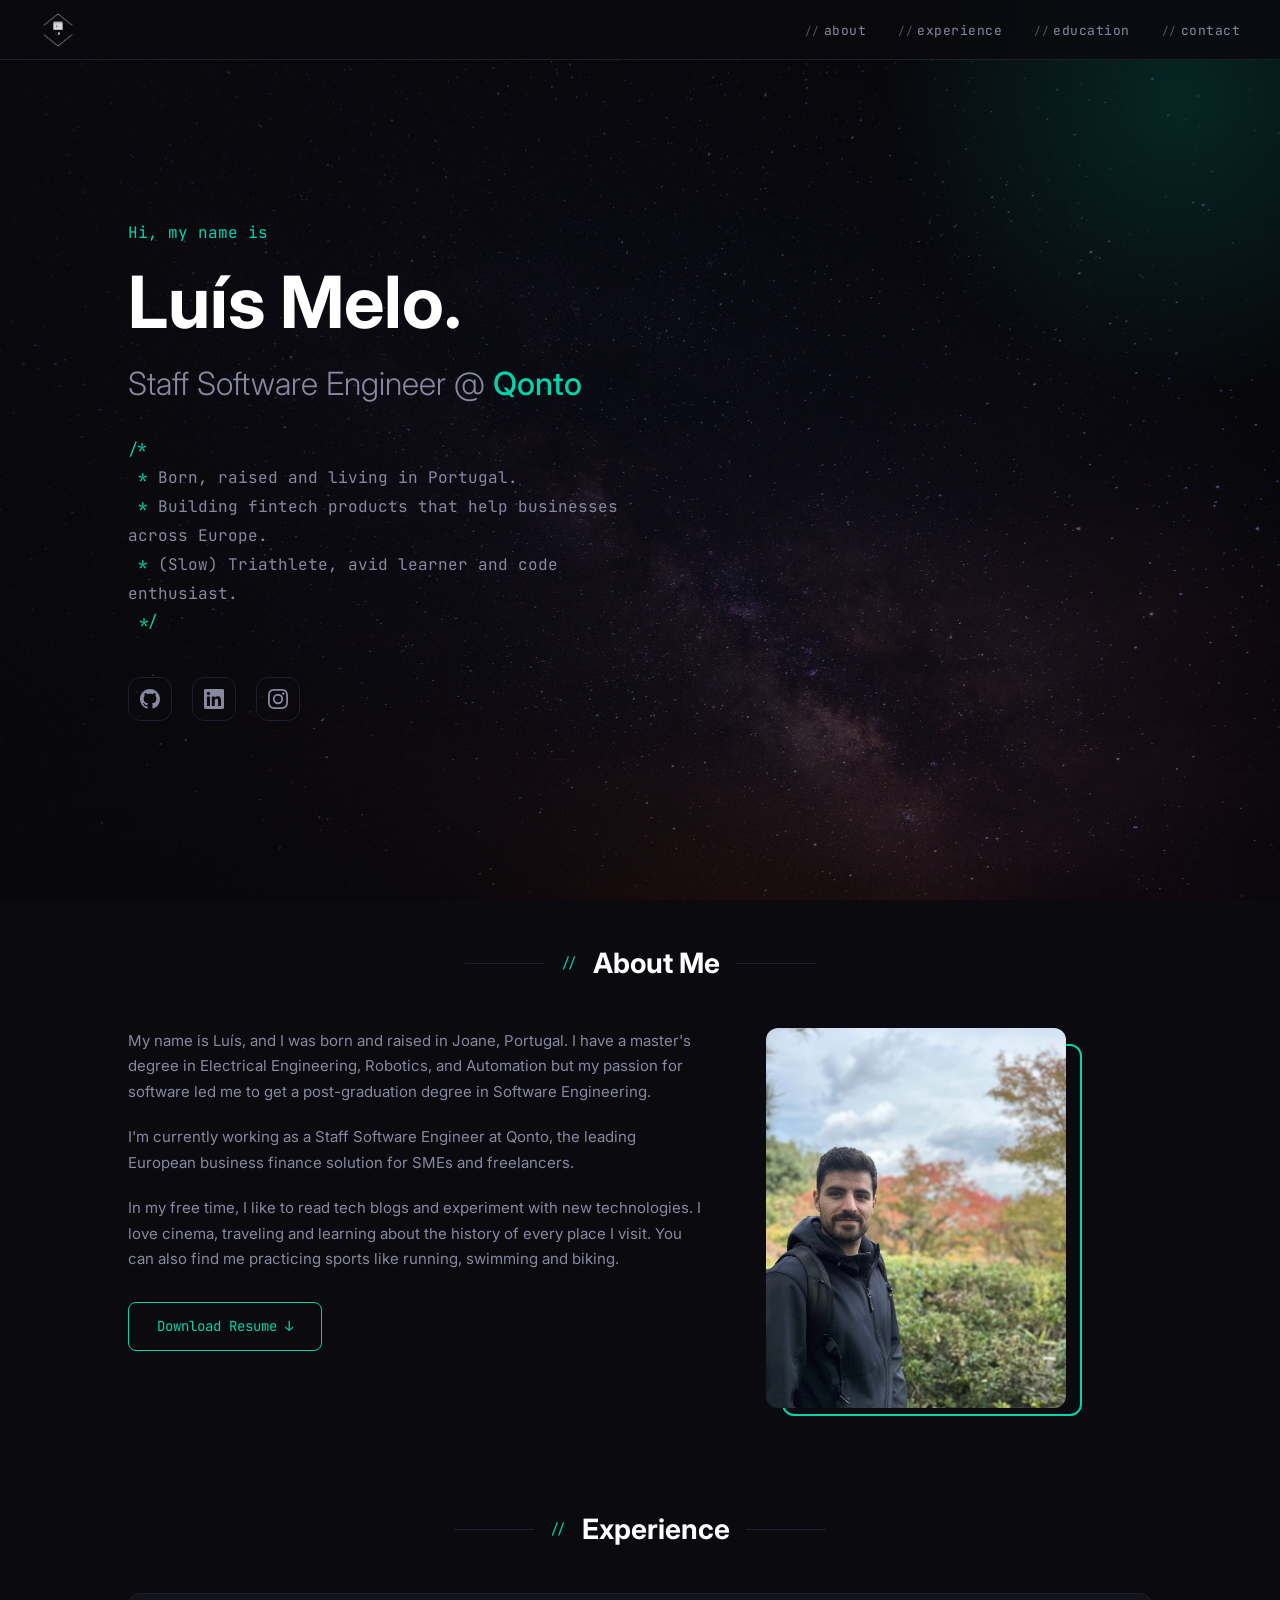
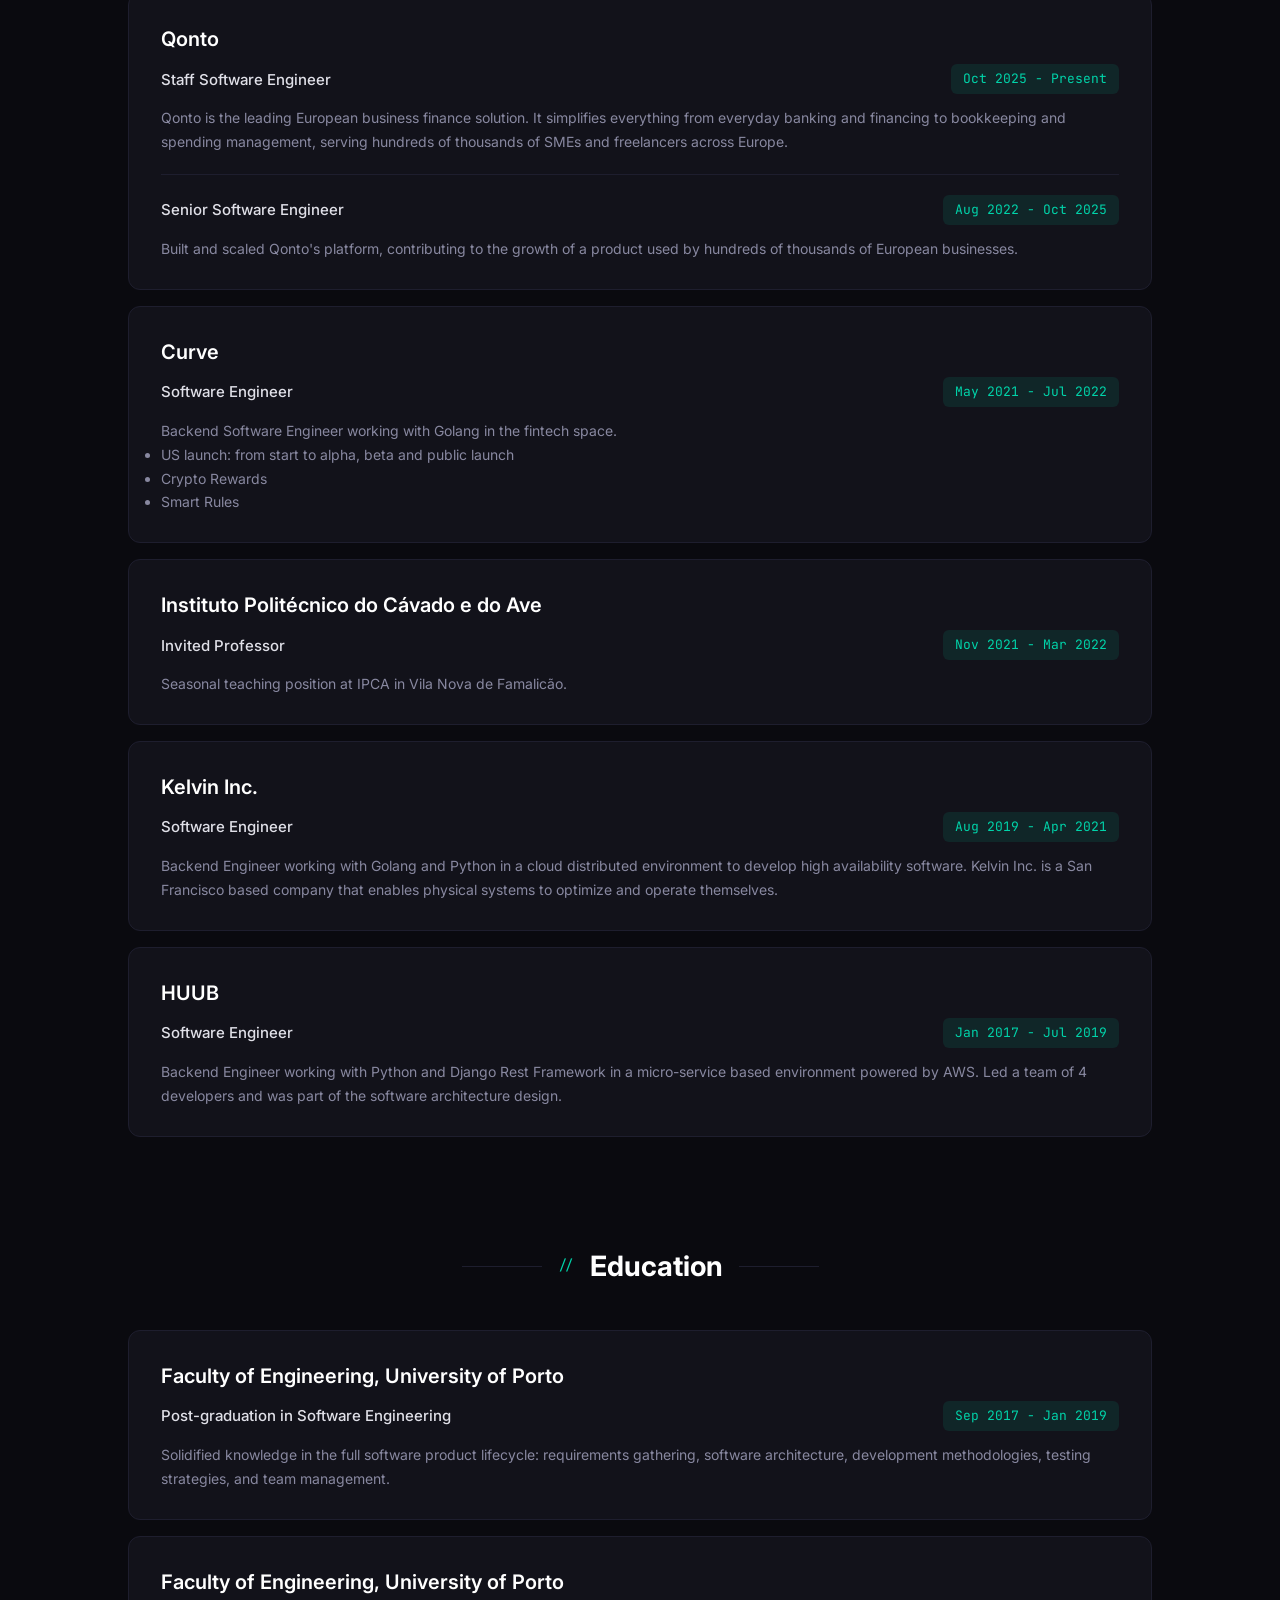
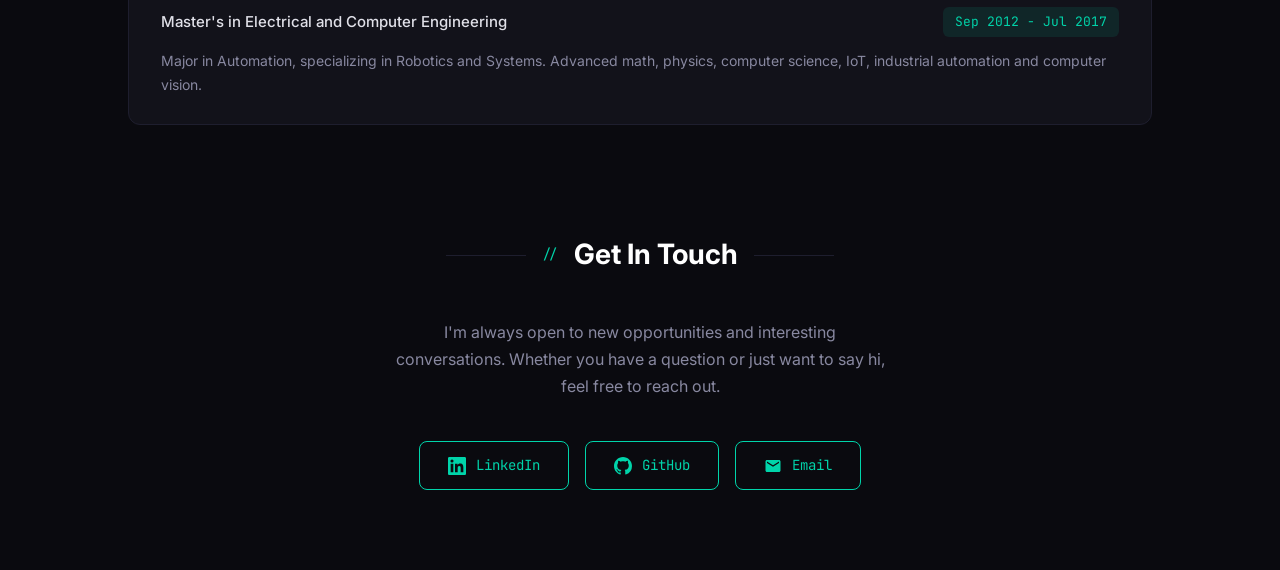
<file: index.html>
<!DOCTYPE html>
<html lang="en">
<head>
    <meta charset="utf-8">
    <title>Luís Melo - Staff Software Engineer</title>
    <meta name="description" content="Luís Melo - Staff Software Engineer at Qonto. Triathlete, learner, and code enthusiast.">
    <meta name="viewport" content="width=device-width, initial-scale=1">
    <link rel="icon" href="images/logos/favicon.png">
    <link href="https://fonts.googleapis.com/css2?family=JetBrains+Mono:wght@400;500;700&family=Inter:wght@300;400;500;600;700&display=swap" rel="stylesheet">
    <style>
        *, *::before, *::after { margin: 0; padding: 0; box-sizing: border-box; }

        :root {
            --bg: #0a0a0f;
            --bg-card: #12121a;
            --bg-card-hover: #1a1a28;
            --accent: #00d4aa;
            --accent-dim: rgba(0, 212, 170, 0.1);
            --accent-glow: rgba(0, 212, 170, 0.15);
            --text: #e0e0e8;
            --text-dim: #8888a0;
            --text-muted: #555566;
            --border: #1e1e2e;
            --mono: 'JetBrains Mono', monospace;
            --sans: 'Inter', -apple-system, sans-serif;
        }

        html { scroll-behavior: smooth; }

        body {
            font-family: var(--sans);
            background: var(--bg);
            color: var(--text);
            line-height: 1.7;
            -webkit-font-smoothing: antialiased;
        }

        ::selection { background: var(--accent); color: var(--bg); }

        a { color: var(--accent); text-decoration: none; transition: opacity 0.2s; }
        a:hover { opacity: 0.8; }

        /* ---- NAV ---- */
        nav {
            position: fixed;
            top: 0;
            width: 100%;
            z-index: 100;
            padding: 0 40px;
            height: 60px;
            display: flex;
            align-items: center;
            justify-content: space-between;
            background: rgba(10, 10, 15, 0.85);
            backdrop-filter: blur(20px);
            -webkit-backdrop-filter: blur(20px);
            border-bottom: 1px solid var(--border);
        }

        nav .logo {
            display: flex;
            align-items: center;
        }

        nav .logo img {
            height: 36px;
            width: auto;
            filter: brightness(0) invert(1);
            opacity: 0.85;
            transition: opacity 0.3s;
        }

        nav .logo img:hover {
            opacity: 1;
        }

        nav .nav-links { display: flex; gap: 32px; list-style: none; }

        nav .nav-links a {
            font-family: var(--mono);
            font-size: 13px;
            color: var(--text-dim);
            letter-spacing: 0.5px;
            transition: color 0.2s;
        }

        nav .nav-links a:hover,
        nav .nav-links a.active { color: var(--accent); opacity: 1; }

        nav .nav-links a::before {
            content: '//';
            color: var(--text-muted);
            margin-right: 4px;
            font-size: 11px;
        }

        /* ---- HERO ---- */
        .hero {
            min-height: 100vh;
            display: flex;
            align-items: center;
            padding: 120px 10% 80px;
            position: relative;
            overflow: hidden;
            background: url('./images/header-background.jpg') no-repeat center center;
            background-size: cover;
        }

        .hero::after {
            content: '';
            position: absolute;
            inset: 0;
            background: linear-gradient(
                135deg,
                rgba(10, 10, 15, 0.92) 0%,
                rgba(10, 10, 15, 0.75) 50%,
                rgba(10, 10, 15, 0.6) 100%
            );
            pointer-events: none;
        }

        .hero::before {
            content: '';
            position: absolute;
            top: -200px;
            right: -200px;
            width: 600px;
            height: 600px;
            background: radial-gradient(circle, var(--accent-glow) 0%, transparent 70%);
            pointer-events: none;
            z-index: 1;
        }

        .hero-content { max-width: 720px; position: relative; z-index: 1; }

        .hero-greeting {
            font-family: var(--mono);
            color: var(--accent);
            font-size: 16px;
            margin-bottom: 16px;
            opacity: 0;
            animation: fadeUp 0.6s 0.2s forwards;
        }

        .hero-name {
            font-size: clamp(40px, 7vw, 72px);
            font-weight: 700;
            line-height: 1.1;
            color: #fff;
            margin-bottom: 16px;
            opacity: 0;
            animation: fadeUp 0.6s 0.4s forwards;
        }

        .hero-title {
            font-size: clamp(20px, 3vw, 32px);
            font-weight: 300;
            color: var(--text-dim);
            margin-bottom: 24px;
            opacity: 0;
            animation: fadeUp 0.6s 0.6s forwards;
        }

        .hero-title span { color: var(--accent); font-weight: 500; }
        .comment-mark { color: var(--accent); }

        .hero-desc {
            font-size: 16px;
            color: var(--text-dim);
            max-width: 520px;
            line-height: 1.8;
            margin-bottom: 40px;
            font-family: 'JetBrains Mono', monospace;
            opacity: 0;
            animation: fadeUp 0.6s 0.8s forwards;
        }

        .hero-socials {
            display: flex;
            gap: 20px;
            list-style: none;
            opacity: 0;
            animation: fadeUp 0.6s 1s forwards;
        }

        .hero-socials a {
            display: flex;
            align-items: center;
            justify-content: center;
            width: 44px;
            height: 44px;
            border-radius: 12px;
            border: 1px solid var(--border);
            color: var(--text-dim);
            font-size: 18px;
            transition: all 0.3s;
        }

        .hero-socials a:hover {
            border-color: var(--accent);
            color: var(--accent);
            background: var(--accent-dim);
            transform: translateY(-2px);
            opacity: 1;
        }

        .hero-socials svg { width: 20px; height: 20px; fill: currentColor; }

        /* ---- SECTION ---- */
        section {
            padding: 40px 10% 50px;
        }

        .section-header {
            display: flex;
            align-items: center;
            justify-content: center;
            gap: 16px;
            margin-bottom: 40px;
        }

        .section-number {
            font-family: var(--mono);
            color: var(--accent);
            font-size: 14px;
        }

        .section-title {
            font-size: 28px;
            font-weight: 700;
            color: #fff;
            white-space: nowrap;
        }

        .section-line {
            width: 80px;
            height: 1px;
            background: var(--border);
            flex-shrink: 0;
        }

        /* ---- ABOUT ---- */
        .about-grid {
            display: grid;
            grid-template-columns: 3fr 2fr;
            gap: 60px;
            align-items: start;
        }

        .about-text p {
            color: var(--text-dim);
            font-size: 15px;
            margin-bottom: 20px;
        }

        .about-photo {
            position: relative;
        }

        .about-photo img {
            width: 100%;
            max-width: 300px;
            max-height: 380px;
            object-fit: cover;
            object-position: center top;
            border-radius: 12px;
            filter: grayscale(20%);
            transition: all 0.4s;
        }

        .about-photo img:hover {
            filter: grayscale(0%);
            transform: scale(1.02);
        }

        .about-photo::after {
            content: '';
            position: absolute;
            top: 16px;
            left: 16px;
            width: 100%;
            max-width: 300px;
            height: calc(100% - 16px);
            max-height: 380px;
            border: 2px solid var(--accent);
            border-radius: 12px;
            z-index: -1;
            transition: all 0.4s;
        }

        .about-photo:hover::after {
            top: 10px;
            left: 10px;
        }

        .btn {
            display: inline-flex;
            align-items: center;
            gap: 10px;
            font-family: var(--mono);
            font-size: 14px;
            color: var(--accent);
            border: 1px solid var(--accent);
            padding: 12px 28px;
            border-radius: 8px;
            transition: all 0.3s;
            margin-top: 10px;
        }

        .btn:hover {
            background: var(--accent-dim);
            opacity: 1;
            transform: translateY(-1px);
        }

        /* ---- EXPERIENCE ---- */
        .timeline { position: relative; }

        .timeline-item {
            position: relative;
            padding: 28px 32px;
            margin-bottom: 16px;
            background: var(--bg-card);
            border: 1px solid var(--border);
            border-radius: 12px;
            transition: all 0.3s;
        }

        .timeline-item:hover {
            background: var(--bg-card-hover);
            border-color: rgba(0, 212, 170, 0.2);
            transform: translateX(4px);
        }

        .timeline-header {
            display: flex;
            justify-content: space-between;
            align-items: flex-start;
            margin-bottom: 8px;
            flex-wrap: wrap;
            gap: 8px;
        }

        .timeline-company {
            font-size: 20px;
            font-weight: 600;
            color: #fff;
        }

        .timeline-company a {
            color: #fff;
        }

        .timeline-company a:hover {
            color: var(--accent);
        }

        .timeline-date {
            font-family: var(--mono);
            font-size: 13px;
            color: var(--accent);
            background: var(--accent-dim);
            padding: 4px 12px;
            border-radius: 6px;
            white-space: nowrap;
        }

        .timeline-role-row {
            display: flex;
            justify-content: space-between;
            align-items: center;
            flex-wrap: wrap;
            gap: 8px;
            margin-bottom: 12px;
        }

        .timeline-role {
            font-size: 15px;
            font-weight: 500;
            color: var(--text);
        }

        .timeline-desc {
            font-size: 14px;
            color: var(--text-dim);
            line-height: 1.7;
        }

        .timeline-desc ul {
            list-style: none;
            margin-top: 8px;
        }

        .timeline-desc ul li {
            padding-left: 20px;
            position: relative;
            margin-bottom: 4px;
        }

        .timeline-desc ul li::before {
            content: '>';
            position: absolute;
            left: 0;
            color: var(--accent);
            font-family: var(--mono);
            font-size: 13px;
        }

        .timeline-subrole {
            margin-top: 20px;
            padding-top: 20px;
            border-top: 1px solid var(--border);
        }

        /* ---- EDUCATION ---- */
        .edu-grid {
            display: grid;
            grid-template-columns: 1fr;
            gap: 20px;
        }

        .edu-card {
            padding: 28px;
            background: var(--bg-card);
            border: 1px solid var(--border);
            border-radius: 12px;
            transition: all 0.3s;
        }

        .edu-card:hover {
            border-color: rgba(0, 212, 170, 0.2);
            background: var(--bg-card-hover);
        }

        .edu-card h3 {
            font-size: 16px;
            font-weight: 600;
            color: #fff;
            margin-bottom: 6px;
        }

        .edu-card h3 a { color: #fff; }
        .edu-card h3 a:hover { color: var(--accent); }

        .edu-card .edu-degree {
            font-size: 14px;
            color: var(--accent);
            font-weight: 500;
            margin-bottom: 4px;
        }

        .edu-card .edu-date {
            font-family: var(--mono);
            font-size: 12px;
            color: var(--text-muted);
            margin-bottom: 12px;
        }

        .edu-card p {
            font-size: 13px;
            color: var(--text-dim);
            line-height: 1.7;
        }

        /* ---- CONTACT ---- */
        #contact {
            padding-bottom: 80px;
        }

        .contact-text {
            max-width: 500px;
            margin: 0 auto 40px;
            color: var(--text-dim);
            font-size: 16px;
            text-align: center;
        }

        .contact-links {
            display: flex;
            justify-content: center;
            gap: 16px;
            flex-wrap: wrap;
        }

        .contact-links .btn {
            margin-top: 0;
        }

        /* ---- ANIMATIONS ---- */
        @keyframes fadeUp {
            from { opacity: 0; transform: translateY(20px); }
            to { opacity: 1; transform: translateY(0); }
        }

        /* ---- RESPONSIVE ---- */
        @media (max-width: 768px) {
            nav { padding: 0 20px; }
            nav .nav-links { gap: 16px; }
            nav .nav-links a { font-size: 12px; }
            nav .nav-links a::before { display: none; }

            section { padding: 40px 6% 50px; }

            .hero { padding: 100px 6% 60px; }
            .hero-name { font-size: 40px; }
            .hero-title { font-size: 18px; }
            .hero-desc { font-size: 14px; }

            .about-grid { grid-template-columns: 1fr; }
            .about-photo { order: -1; max-height: 300px; }

            .timeline-header { flex-direction: column; gap: 4px; }
            .timeline-date { font-size: 12px; }

            .education-grid { grid-template-columns: 1fr; }

            .contact-links { flex-direction: column; align-items: center; }
            .contact-links .btn { width: 100%; justify-content: center; max-width: 280px; }

            .section-line { width: 40px; }
        }

        @media (max-width: 480px) {
            nav .logo img { height: 28px; }
            nav .nav-links { gap: 10px; }
            nav .nav-links a { font-size: 11px; }

            .hero-name { font-size: 32px; }
            .hero-title { font-size: 16px; }
            .hero-socials { gap: 16px; }

            .timeline-card { padding: 20px; }
        }
    </style>
</head>

<body>

<!-- Nav -->
<nav>
    <a class="logo" href="#home"><img src="images/logos/logo_transparent.png" alt="LM"></a>
    <ul class="nav-links">
        <li><a href="#about">about</a></li>
        <li><a href="#experience">experience</a></li>
        <li><a href="#education">education</a></li>
        <li><a href="#contact">contact</a></li>
    </ul>
</nav>

<!-- Hero -->
<section class="hero" id="home">
    <div class="hero-content">
        <p class="hero-greeting">Hi, my name is</p>
        <h1 class="hero-name">Luís Melo.</h1>
        <h2 class="hero-title">Staff Software Engineer @ <span>Qonto</span></h2>
        <p class="hero-desc">
            <span class="comment-mark">/*</span><br>
            <span class="comment-mark">&nbsp;*</span> Born, raised and living in Portugal.<br>
            <span class="comment-mark">&nbsp;*</span> Building fintech products that help businesses across Europe.<br>
            <span class="comment-mark">&nbsp;*</span> (Slow) Triathlete, avid learner and code enthusiast.<br>
            <span class="comment-mark">&nbsp;*/</span>
        </p>
        <ul class="hero-socials">
            <li><a href="https://github.com/luisfmelo" target="_blank" aria-label="GitHub">
                <svg viewBox="0 0 24 24"><path d="M12 0C5.37 0 0 5.37 0 12c0 5.31 3.435 9.795 8.205 11.385.6.105.825-.255.825-.57 0-.285-.015-1.23-.015-2.235-3.015.555-3.795-.735-4.035-1.41-.135-.345-.72-1.41-1.23-1.695-.42-.225-1.02-.78-.015-.795.945-.015 1.62.87 1.845 1.23 1.08 1.815 2.805 1.305 3.495.99.105-.78.42-1.305.765-1.605-2.67-.3-5.46-1.335-5.46-5.925 0-1.305.465-2.385 1.23-3.225-.12-.3-.54-1.53.12-3.18 0 0 1.005-.315 3.3 1.23.96-.27 1.98-.405 3-.405s2.04.135 3 .405c2.295-1.56 3.3-1.23 3.3-1.23.66 1.65.24 2.88.12 3.18.765.84 1.23 1.905 1.23 3.225 0 4.605-2.805 5.625-5.475 5.925.435.375.81 1.095.81 2.22 0 1.605-.015 2.895-.015 3.3 0 .315.225.69.825.57A12.02 12.02 0 0024 12c0-6.63-5.37-12-12-12z"/></svg>
            </a></li>
            <li><a href="https://pt.linkedin.com/in/luisfmelo" target="_blank" aria-label="LinkedIn">
                <svg viewBox="0 0 24 24"><path d="M20.447 20.452h-3.554v-5.569c0-1.328-.027-3.037-1.852-3.037-1.853 0-2.136 1.445-2.136 2.939v5.667H9.351V9h3.414v1.561h.046c.477-.9 1.637-1.85 3.37-1.85 3.601 0 4.267 2.37 4.267 5.455v6.286zM5.337 7.433a2.062 2.062 0 01-2.063-2.065 2.064 2.064 0 112.063 2.065zm1.782 13.019H3.555V9h3.564v11.452zM22.225 0H1.771C.792 0 0 .774 0 1.729v20.542C0 23.227.792 24 1.771 24h20.451C23.2 24 24 23.227 24 22.271V1.729C24 .774 23.2 0 22.222 0h.003z"/></svg>
            </a></li>
            <li><a href="https://www.instagram.com/_luisfmelo/" target="_blank" aria-label="Instagram">
                <svg viewBox="0 0 24 24"><path d="M12 2.163c3.204 0 3.584.012 4.85.07 3.252.148 4.771 1.691 4.919 4.919.058 1.265.069 1.645.069 4.849 0 3.205-.012 3.584-.069 4.849-.149 3.225-1.664 4.771-4.919 4.919-1.266.058-1.644.07-4.85.07-3.204 0-3.584-.012-4.849-.07-3.26-.149-4.771-1.699-4.919-4.92-.058-1.265-.07-1.644-.07-4.849 0-3.204.013-3.583.07-4.849.149-3.227 1.664-4.771 4.919-4.919 1.266-.057 1.645-.069 4.849-.069zM12 0C8.741 0 8.333.014 7.053.072 2.695.272.273 2.69.073 7.052.014 8.333 0 8.741 0 12c0 3.259.014 3.668.072 4.948.2 4.358 2.618 6.78 6.98 6.98C8.333 23.986 8.741 24 12 24c3.259 0 3.668-.014 4.948-.072 4.354-.2 6.782-2.618 6.979-6.98.059-1.28.073-1.689.073-4.948 0-3.259-.014-3.667-.072-4.947-.196-4.354-2.617-6.78-6.979-6.98C15.668.014 15.259 0 12 0zm0 5.838a6.162 6.162 0 100 12.324 6.162 6.162 0 000-12.324zM12 16a4 4 0 110-8 4 4 0 010 8zm6.406-11.845a1.44 1.44 0 100 2.881 1.44 1.44 0 000-2.881z"/></svg>
            </a></li>
        </ul>
    </div>
</section>

<!-- About -->
<section id="about">
    <div class="section-header">
        <div class="section-line"></div>
        <span class="section-number">//</span>
        <h2 class="section-title">About Me</h2>
        <div class="section-line"></div>
    </div>

    <div class="about-grid">
        <div class="about-text">
            <p>
                My name is Luís, and I was born and raised in Joane, Portugal.
                I have a master's degree in Electrical Engineering, Robotics, and Automation but my passion for
                software led me to get a post-graduation degree in Software Engineering.
            </p>
            <p>
                I'm currently working as a Staff Software Engineer at Qonto, the leading
                European business finance solution for SMEs and freelancers.
            </p>
            <p>
                In my free time, I like to read tech blogs and experiment with new technologies.
                I love cinema, traveling and learning about the history of every place I visit.
                You can also find me practicing sports like running, swimming and biking.
            </p>
            <a class="btn" href="https://drive.google.com/open?id=1r8WoA4ru1_FhRzS5TZtFJLhQEWbEoPis" target="_blank">
                Download Resume &darr;
            </a>
        </div>
        <div class="about-photo">
            <img alt="Luís Melo" src="./images/profile-pic.jpg">
        </div>
    </div>
</section>

<!-- Experience -->
<section id="experience">
    <div class="section-header">
        <div class="section-line"></div>
        <span class="section-number">//</span>
        <h2 class="section-title">Experience</h2>
        <div class="section-line"></div>
    </div>

    <div class="timeline">

        <div class="timeline-item">
            <div class="timeline-header">
                <span class="timeline-company"><a href="https://www.qonto.com" target="_blank">Qonto</a></span>
            </div>
            <div class="timeline-role-row">
                <span class="timeline-role">Staff Software Engineer</span>
                <span class="timeline-date">Oct 2025 - Present</span>
            </div>
            <p class="timeline-desc">
                Qonto is the leading European business finance solution. It simplifies everything from everyday banking and financing to bookkeeping and spending management, serving hundreds of thousands of SMEs and freelancers across Europe.
            </p>
            <div class="timeline-subrole">
                <div class="timeline-role-row">
                    <span class="timeline-role">Senior Software Engineer</span>
                    <span class="timeline-date">Aug 2022 - Oct 2025</span>
                </div>
                <p class="timeline-desc">
                    Built and scaled Qonto's platform, contributing to the growth of a product used by hundreds of thousands of European businesses.
                </p>
            </div>
        </div>

        <div class="timeline-item">
            <div class="timeline-header">
                <span class="timeline-company"><a href="https://www.curve.com" target="_blank">Curve</a></span>
            </div>
            <div class="timeline-role-row">
                <span class="timeline-role">Software Engineer</span>
                <span class="timeline-date">May 2021 - Jul 2022</span>
            </div>
            <p class="timeline-desc">
                Backend Software Engineer working with Golang in the fintech space.
            </p>
            <ul class="timeline-desc">
                <li>US launch: from start to alpha, beta and public launch</li>
                <li>Crypto Rewards</li>
                <li>Smart Rules</li>
            </ul>
        </div>

        <div class="timeline-item">
            <div class="timeline-header">
                <span class="timeline-company">Instituto Politécnico do Cávado e do Ave</span>
            </div>
            <div class="timeline-role-row">
                <span class="timeline-role">Invited Professor</span>
                <span class="timeline-date">Nov 2021 - Mar 2022</span>
            </div>
            <p class="timeline-desc">
                Seasonal teaching position at IPCA in Vila Nova de Famalicão.
            </p>
        </div>

        <div class="timeline-item">
            <div class="timeline-header">
                <span class="timeline-company"><a href="https://www.kelvininc.com" target="_blank">Kelvin Inc.</a></span>
            </div>
            <div class="timeline-role-row">
                <span class="timeline-role">Software Engineer</span>
                <span class="timeline-date">Aug 2019 - Apr 2021</span>
            </div>
            <p class="timeline-desc">
                Backend Engineer working with Golang and Python in a cloud distributed environment to develop high availability software.
                Kelvin Inc. is a San Francisco based company that enables physical systems to optimize and operate themselves.
            </p>
        </div>

        <div class="timeline-item">
            <div class="timeline-header">
                <span class="timeline-company">HUUB</span>
            </div>
            <div class="timeline-role-row">
                <span class="timeline-role">Software Engineer</span>
                <span class="timeline-date">Jan 2017 - Jul 2019</span>
            </div>
            <p class="timeline-desc">
                Backend Engineer working with Python and Django Rest Framework in a micro-service based environment powered by AWS.
                Led a team of 4 developers and was part of the software architecture design.
            </p>
        </div>

    </div>
</section>

<!-- Education -->
<section id="education">
    <div class="section-header">
        <div class="section-line"></div>
        <span class="section-number">//</span>
        <h2 class="section-title">Education</h2>
        <div class="section-line"></div>
    </div>

    <div class="timeline">
        <div class="timeline-item">
            <div class="timeline-header">
                <span class="timeline-company"><a href="https://fe.up.pt" target="_blank">Faculty of Engineering, University of Porto</a></span>
            </div>
            <div class="timeline-role-row">
                <span class="timeline-role">Post-graduation in Software Engineering</span>
                <span class="timeline-date">Sep 2017 - Jan 2019</span>
            </div>
            <p class="timeline-desc">
                Solidified knowledge in the full software product lifecycle: requirements gathering,
                software architecture, development methodologies,
                testing strategies, and team management.
            </p>
        </div>

        <div class="timeline-item">
            <div class="timeline-header">
                <span class="timeline-company"><a href="https://fe.up.pt" target="_blank">Faculty of Engineering, University of Porto</a></span>
            </div>
            <div class="timeline-role-row">
                <span class="timeline-role">Master's in Electrical and Computer Engineering</span>
                <span class="timeline-date">Sep 2012 - Jul 2017</span>
            </div>
            <p class="timeline-desc">
                Major in Automation, specializing in Robotics and Systems.
                Advanced math, physics, computer science, IoT, industrial automation and computer vision.
            </p>
        </div>
    </div>
</section>

<!-- Contact -->
<section id="contact">
    <div class="section-header">
        <div class="section-line"></div>
        <span class="section-number">//</span>
        <h2 class="section-title">Get In Touch</h2>
        <div class="section-line"></div>
    </div>

    <p class="contact-text">
        I'm always open to new opportunities and interesting conversations.
        Whether you have a question or just want to say hi, feel free to reach out.
    </p>

    <div class="contact-links">
        <a class="btn" href="https://pt.linkedin.com/in/luisfmelo" target="_blank">
            <svg viewBox="0 0 24 24" width="18" height="18" fill="currentColor"><path d="M20.447 20.452h-3.554v-5.569c0-1.328-.027-3.037-1.852-3.037-1.853 0-2.136 1.445-2.136 2.939v5.667H9.351V9h3.414v1.561h.046c.477-.9 1.637-1.85 3.37-1.85 3.601 0 4.267 2.37 4.267 5.455v6.286zM5.337 7.433a2.062 2.062 0 01-2.063-2.065 2.064 2.064 0 112.063 2.065zm1.782 13.019H3.555V9h3.564v11.452zM22.225 0H1.771C.792 0 0 .774 0 1.729v20.542C0 23.227.792 24 1.771 24h20.451C23.2 24 24 23.227 24 22.271V1.729C24 .774 23.2 0 22.222 0h.003z"/></svg>
            LinkedIn
        </a>
        <a class="btn" href="https://github.com/luisfmelo" target="_blank">
            <svg viewBox="0 0 24 24" width="18" height="18" fill="currentColor"><path d="M12 0C5.37 0 0 5.37 0 12c0 5.31 3.435 9.795 8.205 11.385.6.105.825-.255.825-.57 0-.285-.015-1.23-.015-2.235-3.015.555-3.795-.735-4.035-1.41-.135-.345-.72-1.41-1.23-1.695-.42-.225-1.02-.78-.015-.795.945-.015 1.62.87 1.845 1.23 1.08 1.815 2.805 1.305 3.495.99.105-.78.42-1.305.765-1.605-2.67-.3-5.46-1.335-5.46-5.925 0-1.305.465-2.385 1.23-3.225-.12-.3-.54-1.53.12-3.18 0 0 1.005-.315 3.3 1.23.96-.27 1.98-.405 3-.405s2.04.135 3 .405c2.295-1.56 3.3-1.23 3.3-1.23.66 1.65.24 2.88.12 3.18.765.84 1.23 1.905 1.23 3.225 0 4.605-2.805 5.625-5.475 5.925.435.375.81 1.095.81 2.22 0 1.605-.015 2.895-.015 3.3 0 .315.225.69.825.57A12.02 12.02 0 0024 12c0-6.63-5.37-12-12-12z"/></svg>
            GitHub
        </a>
        <a class="btn" href="mailto:luismelo7@gmail.com">
            <svg viewBox="0 0 24 24" width="18" height="18" fill="currentColor"><path d="M20 4H4c-1.1 0-2 .9-2 2v12c0 1.1.9 2 2 2h16c1.1 0 2-.9 2-2V6c0-1.1-.9-2-2-2zm0 4l-8 5-8-5V6l8 5 8-5v2z"/></svg>
            Email
        </a>
    </div>
</section>


</body>
</html>
</file>
